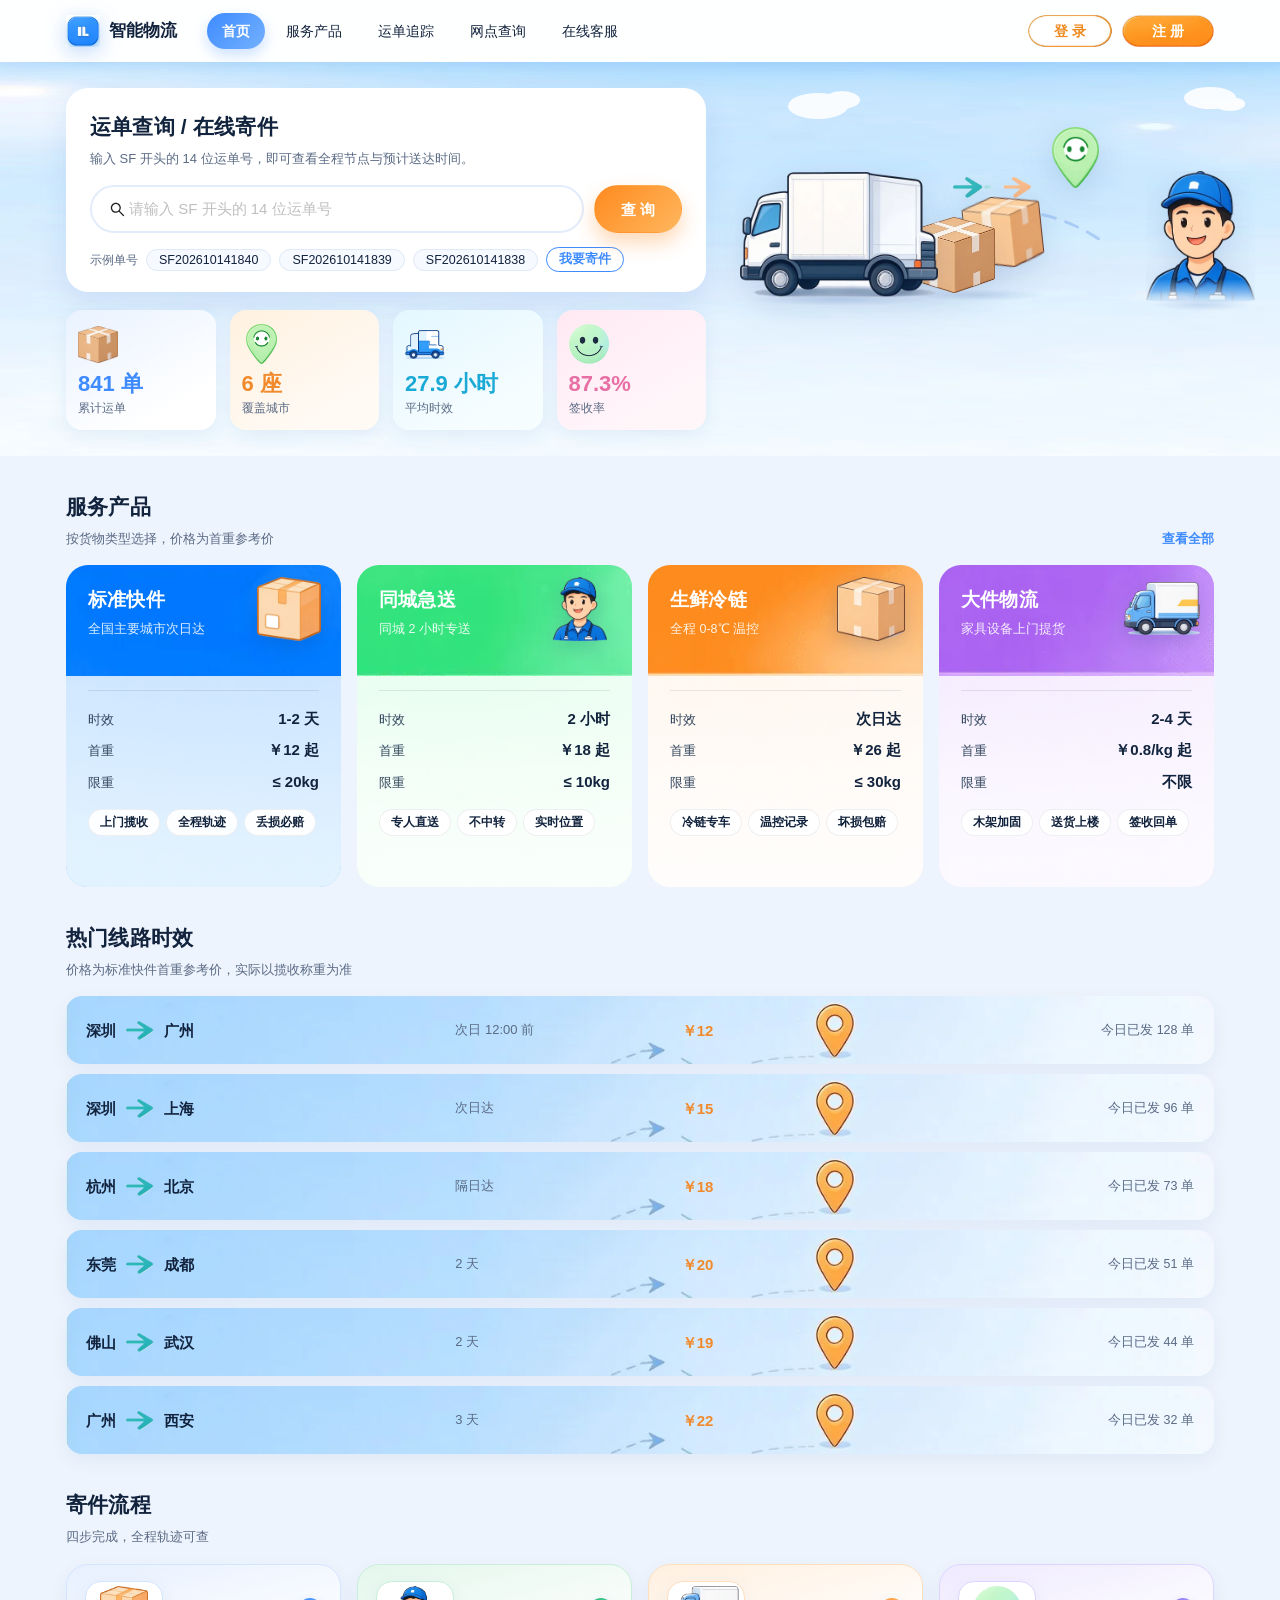
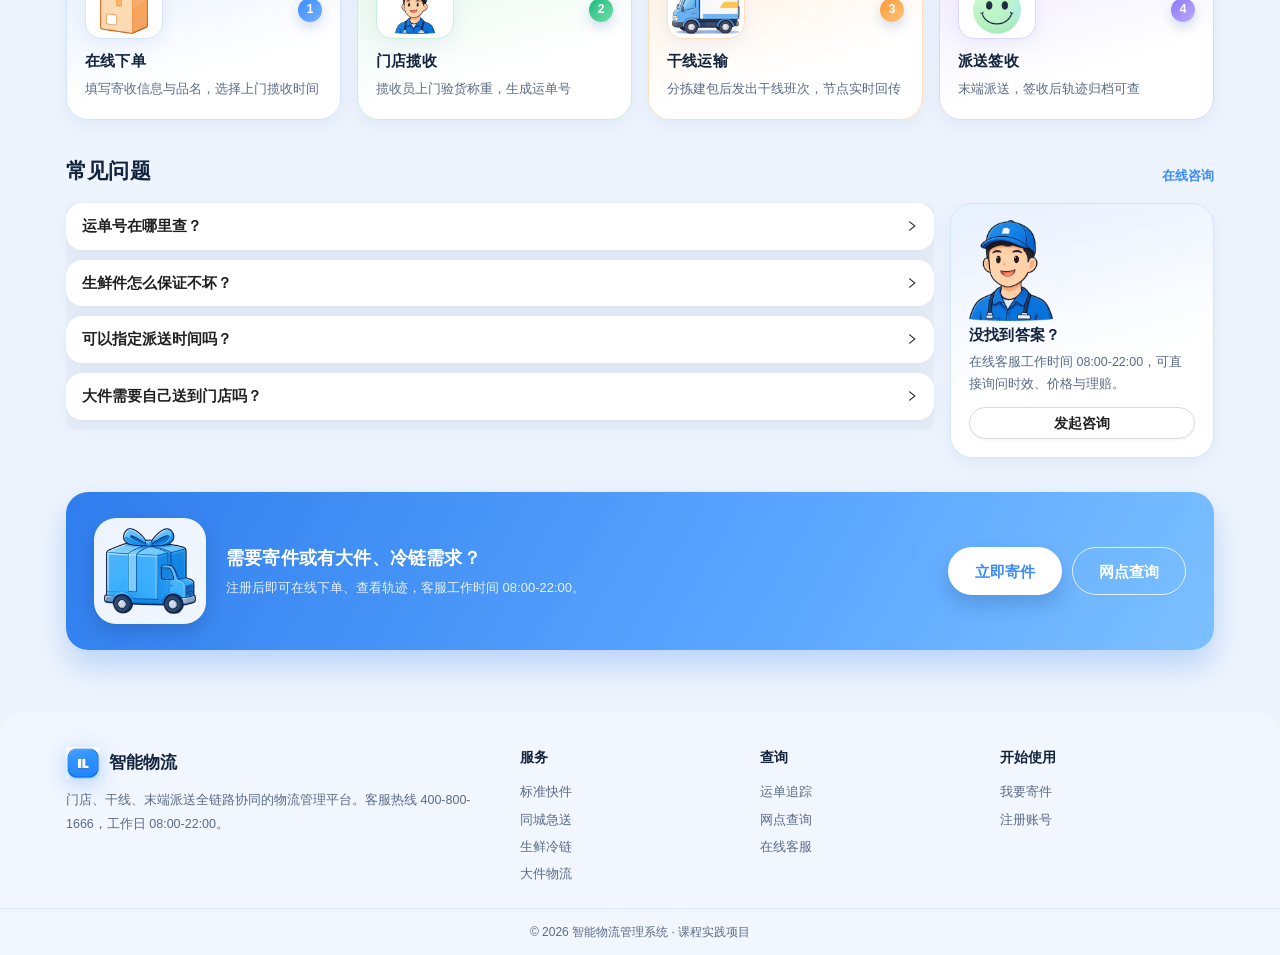
<file: index.html>
<!DOCTYPE html>
<html lang="zh-CN">
  <head>
    <meta charset="UTF-8" />
    <meta name="viewport" content="width=device-width, initial-scale=1.0, maximum-scale=1.0, user-scalable=no, viewport-fit=cover" />
    <meta name="theme-color" content="#1677ff" />
    <link rel="prefetch" href="./seed/s.bin" />
    <title>智能物流管理系统</title>
    <script type="module" crossorigin src="./assets/BnwrfvxQ.js"></script>
    <link rel="modulepreload" crossorigin href="./assets/vendor-BWi_9HA1.js">
    <link rel="stylesheet" crossorigin href="./assets/EIkhpa40.css">
  </head>
  <body>
    <!-- 首屏要下的 JS 比图片大一个数量级，这里先放一帧静态骨架：
         样式全部写成行内，避免和稍后注入的 global.css 打架，Vue 挂载时整块被替换掉。 -->
    <div id="app">
      <div style="min-height:100vh;background:#f5f7fa;font-family:system-ui,-apple-system,'Segoe UI',sans-serif">
        <div style="height:64px;background:#fff;border-bottom:1px solid #eef0f3"></div>
        <div style="max-width:1180px;margin:0 auto;padding:40px 24px;display:flex;gap:24px;flex-wrap:wrap">
          <div style="flex:1 1 320px;height:220px;border-radius:12px;background:#fff"></div>
          <div style="flex:1 1 320px;height:220px;border-radius:12px;background:#fff"></div>
        </div>
        <p style="text-align:center;color:#8c95a5;font-size:13px;margin:0">正在加载演示程序…</p>
      </div>
    </div>
  </body>
</html>
</file>
<file: assets/EIkhpa40.css>
:root{--il-primary: #1677ff;--il-primary-soft: #e8f1ff;--il-text: #1f2329;--il-text-secondary: #6b7280;--il-border: #e5e8ec;--il-bg: #f5f7fa;--il-radius: 8px;--il-header-h: 52px;--il-tabbar-h: 52px}*{box-sizing:border-box}html,body,#app{height:100%;margin:0;padding:0}body{font-family:-apple-system,BlinkMacSystemFont,PingFang SC,Microsoft YaHei,Segoe UI,Roboto,sans-serif;color:var(--il-text);background:var(--il-bg);-webkit-font-smoothing:antialiased;font-size:14px}a{color:var(--il-primary);text-decoration:none}::-webkit-scrollbar{width:6px;height:6px}::-webkit-scrollbar-thumb{background:#c9ced6;border-radius:3px}.il-page{padding:16px}.il-card{background:#fff;border:1px solid var(--il-border);border-radius:var(--il-radius)}.il-toolbar{display:flex;align-items:center;gap:8px;flex-wrap:wrap;padding:10px 14px;border-bottom:1px solid var(--il-border)}.il-toolbar-title{font-size:15px;font-weight:600;margin-right:4px}.il-muted{color:var(--il-text-secondary)}.il-flex-1{flex:1}.ant-table-cell a{white-space:nowrap}.il-page .ant-row>.ant-col{min-width:0}.portal-wrap{max-width:1180px;margin:0 auto;padding:0 16px;width:100%}@media (max-width: 767px){.il-page{padding:10px;padding-bottom:calc(var(--il-tabbar-h) + 16px + env(safe-area-inset-bottom))}.ant-table{font-size:13px}.il-desktop-only{display:none!important}.il-toolbar>.ant-input-search,.il-toolbar>.ant-input-group-wrapper,.il-toolbar>.ant-select,.il-toolbar>.ant-picker{width:100%!important;max-width:100%}.il-toolbar .il-flex-1{display:none}.il-toolbar>.ant-btn{flex:1}}@media (min-width: 768px){.il-mobile-only{display:none!important}}.portal{--p-ink: #12233d;--p-ink-2: #5b6b85;--p-sky-1: #dfeaff;--p-sky-2: #f2f8ff;--p-sky-3: #eaf2ff;--p-radius: 22px;--p-radius-sm: 16px;--p-shadow: 0 14px 30px rgba(31, 84, 175, .1);--p-shadow-sm: 0 6px 18px rgba(31, 84, 175, .07);--p-blue-a: #3d8bff;--p-blue-b: #74b1ff;--p-green-a: #1fb878;--p-green-b: #6fe0ac;--p-orange-a: #ff9734;--p-orange-b: #ffc57e;--p-purple-a: #8b78f6;--p-purple-b: #bcaaff;--p-cta-a: #ff8a1f;--p-cta-b: #ffb75e;--p-page: #eef4fd;--p-card-h: 322px;color:var(--p-ink);background:linear-gradient(180deg,var(--p-sky-2) 0,var(--p-page) 460px)}.portal h1,.portal h2,.portal h3{color:var(--p-ink);letter-spacing:.2px}.portal .p-card{background:#fff;border-radius:var(--p-radius);box-shadow:var(--p-shadow)}.portal .p-title{font-size:21px;font-weight:800;margin:0}.portal .p-sub{font-size:13px;color:var(--p-ink-2);margin:6px 0 0}.portal .p-more{font-size:13px;font-weight:600;color:var(--p-blue-a);cursor:pointer}.portal .ant-input-affix-wrapper,.portal .ant-input{border-radius:999px}.portal .ant-input-affix-wrapper-lg{padding:10px 18px;border:2px solid #e2ecfb;box-shadow:none;font-size:15px}.portal .ant-input-affix-wrapper-lg:hover,.portal .ant-input-affix-wrapper-lg-focused{border-color:var(--p-blue-a)}.portal .ant-btn{border-radius:999px;font-weight:600}.portal .ant-btn-lg{height:48px;padding-inline:26px;font-size:15px}.portal .ant-btn-primary{background:linear-gradient(135deg,var(--p-cta-a),var(--p-cta-b));border-color:transparent;box-shadow:0 10px 20px #ff8a1f52}.portal .ant-tag{border-radius:999px;border-color:transparent}.portal .p-tile{border-radius:var(--p-radius-sm);padding:14px 12px 12px;display:flex;flex-direction:column;align-items:flex-start;gap:2px;box-shadow:var(--p-shadow-sm)}.portal .p-tile .illo{width:40px;height:40px;margin-bottom:5px}.portal .p-tile .v{font-size:22px;font-weight:800;line-height:1.15}.portal .p-tile .k{font-size:12px;color:var(--p-ink-2)}.portal .tone-blue{background:linear-gradient(150deg,#e9f2ff,#fff 78%);color:var(--p-blue-a)}.portal .tone-orange{background:linear-gradient(150deg,#fff1e0,#fffaf4 78%);color:#f08a2c}.portal .tone-cyan{background:linear-gradient(150deg,#e3f7ff,#f6fdff 78%);color:#1ba9d6}.portal .tone-pink{background:linear-gradient(150deg,#ffe9f3,#fff6fa 78%);color:#e86fa4}.portal .tone-blue .v,.portal .tone-orange .v,.portal .tone-cyan .v,.portal .tone-pink .v{color:inherit}.portal .p-product{--p-band-pad: 20px;--p-band: 34.5%;position:relative;display:flex;flex-direction:column;height:var(--p-card-h);border-radius:var(--p-radius);padding:var(--p-band-pad) 22px 18px;color:var(--p-ink);background-repeat:no-repeat;background-size:calc(100% + 8px) calc(100% + 8px);background-position:center;cursor:pointer;transition:transform .22s ease}.portal .p-product:before{content:"";position:absolute;top:0;right:0;bottom:0;left:0;border-radius:inherit;background:linear-gradient(180deg,rgba(255,255,255,0) 0 var(--p-band),rgba(255,255,255,.8) var(--p-band) 100%);pointer-events:none}.portal .p-product>*{position:relative}.portal .p-product:hover{transform:translateY(-4px)}.portal .p-product .illo{position:absolute;right:14px;top:12px;width:76px;height:64px;filter:drop-shadow(0 6px 10px rgba(20,50,110,.18))}.portal .pc-blue{background-image:url([data-uri])}.portal .pc-green{background-image:url([data-uri])}.portal .pc-orange{background-image:url([data-uri])}.portal .pc-purple{background-image:url([data-uri])}.portal .p-product .head{flex:0 0 calc(var(--p-card-h) * .35 - var(--p-band-pad));padding-right:92px}.portal .p-product h3{color:#fff;font-size:19px;font-weight:800;margin:0}.portal .p-product .slogan{font-size:12.5px;color:#ffffffe0;margin:5px 0 0}.portal .p-product .kv{list-style:none;margin:12px 0;padding:12px 0 0;border-top:1px solid rgba(18,35,61,.1);flex:0 0 auto}.portal .p-product .kv li{display:flex;justify-content:space-between;align-items:baseline;font-size:13px;line-height:2.1;font-weight:500;color:#35485f}.portal .p-product .kv b{font-size:15px;font-weight:800;color:var(--p-ink)}.portal .p-product .feats{display:flex;flex-wrap:wrap;gap:6px;flex:0 0 auto}.portal .p-product .feats span{background:#ffffffeb;color:var(--p-ink);border:1px solid rgba(18,35,61,.07);border-radius:999px;padding:3px 11px;font-size:12px;font-weight:600}.portal .st-blue{--st-a: var(--p-blue-a);--st-b: var(--p-blue-b);--st-bg: #e7f0ff;--st-bd: #d3e5ff}.portal .st-green{--st-a: var(--p-green-a);--st-b: var(--p-green-b);--st-bg: #e4f7ec;--st-bd: #c9eeda}.portal .st-orange{--st-a: var(--p-orange-a);--st-b: var(--p-orange-b);--st-bg: #fff0e0;--st-bd: #ffdfbe}.portal .st-purple{--st-a: var(--p-purple-a);--st-b: var(--p-purple-b);--st-bg: #efeaff;--st-bd: #ded4ff}.portal .p-step{background:linear-gradient(165deg,var(--st-bg) 0,#fff 64%);border:1px solid var(--st-bd);box-shadow:var(--p-shadow-sm)}.portal .p-step .idx{background:linear-gradient(135deg,var(--st-a),var(--st-b))}.portal .ant-table{border-radius:var(--p-radius);overflow:hidden}.portal .ant-table-thead>tr>th{background:#f1f6ff;color:var(--p-ink);font-weight:700;border-bottom:none}.portal .ant-table-tbody>tr>td{border-bottom:1px solid #eff3fa}.portal .ant-collapse-borderless>.ant-collapse-item,.portal .ant-collapse-ghost>.ant-collapse-item{background:#fff;border:none;border-radius:var(--p-radius-sm);box-shadow:var(--p-shadow-sm);margin-bottom:10px;overflow:hidden}.portal .ant-collapse-content>.ant-collapse-content-box{color:var(--p-ink-2)}@media (max-width: 767px){.portal{--p-radius: 18px;--p-card-h: 228px}.portal .p-title{font-size:18px}.portal .p-tile{padding:12px 8px 10px}.portal .p-tile .v{font-size:16px;white-space:nowrap}.portal .p-product .head{padding-right:66px}.portal .p-product{--p-band-pad: 14px;padding:14px 14px 12px}.portal .p-product .illo{width:56px;height:46px;right:8px;top:10px}.portal .p-product h3{font-size:16px}.portal .p-product .slogan{font-size:11.5px;margin-top:3px}.portal .p-product .kv{margin:6px 0;padding-top:8px}.portal .p-product .kv li{font-size:12.5px;line-height:1.85}.portal .p-product .kv li:nth-child(3){display:none}.portal .p-product .feats span{font-size:11.5px;padding:2px 9px}.portal .ant-btn-lg{height:44px;padding-inline:20px}}
</file>
